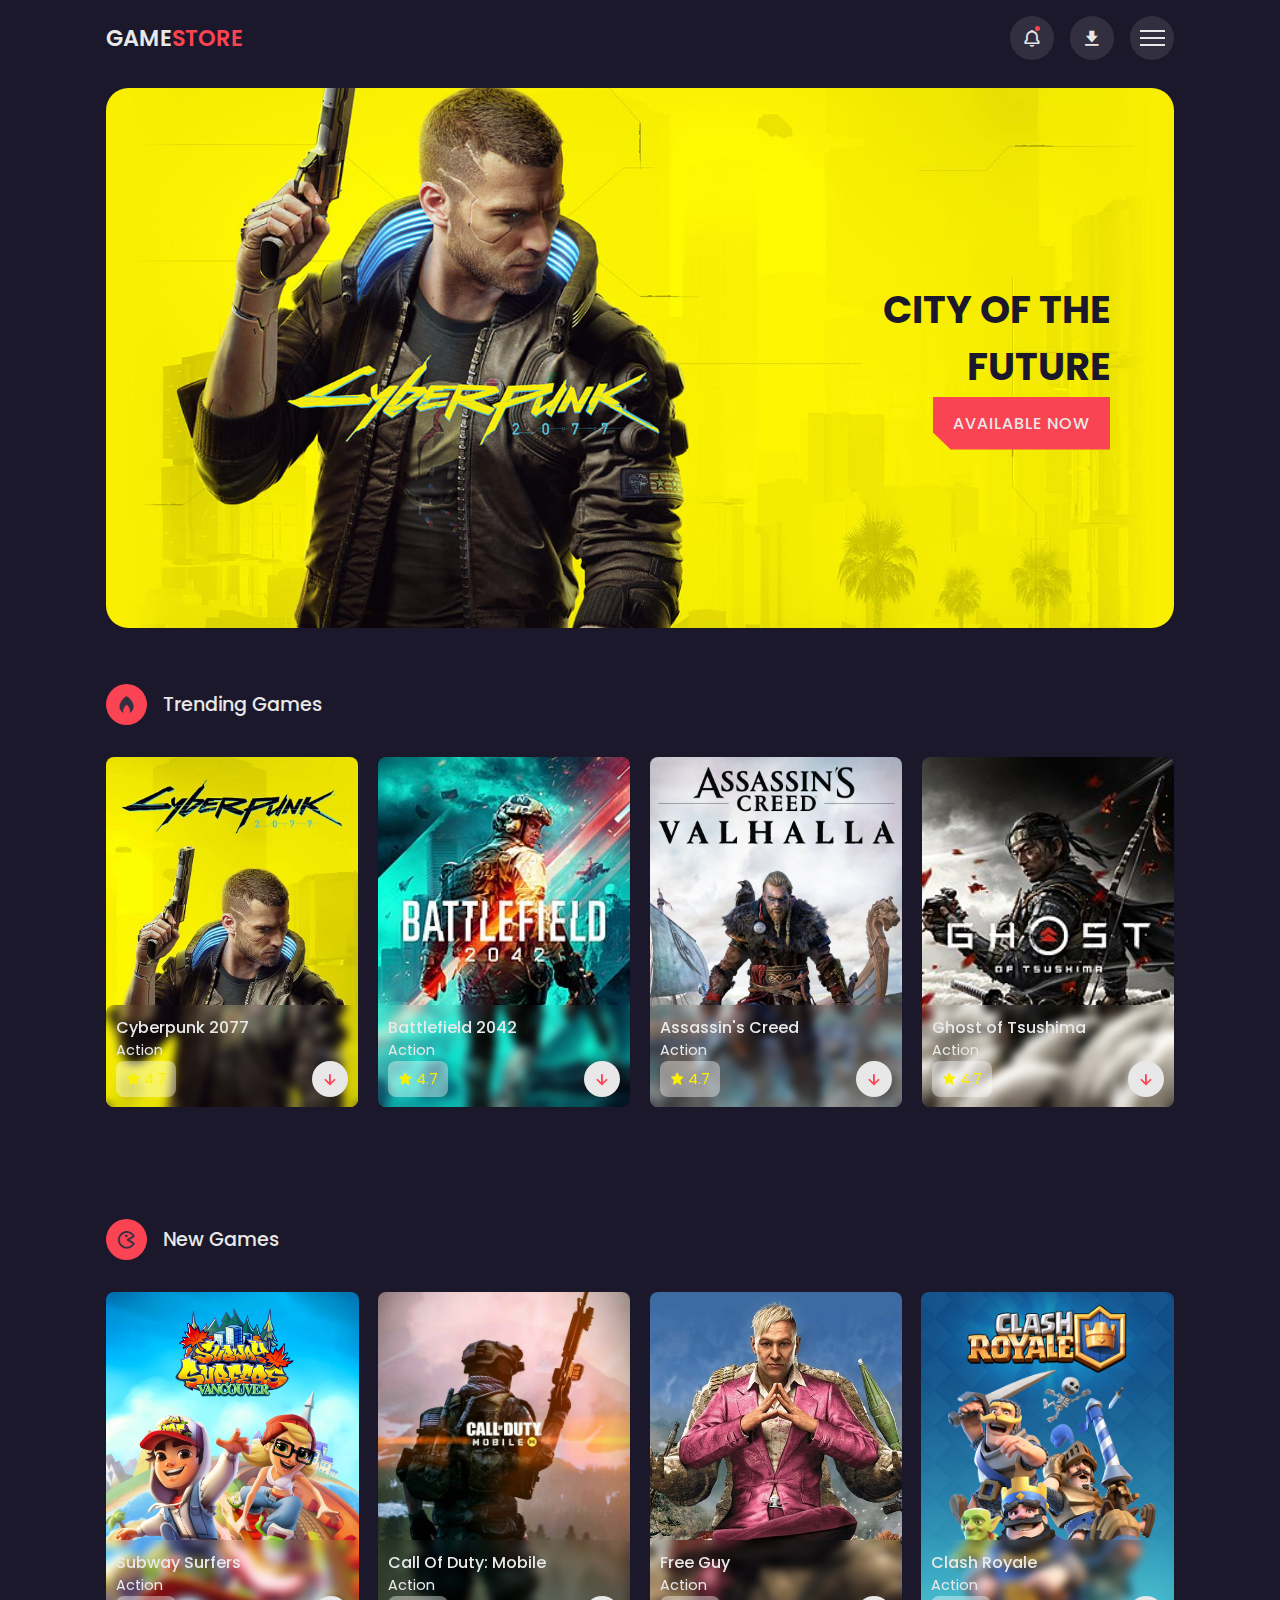
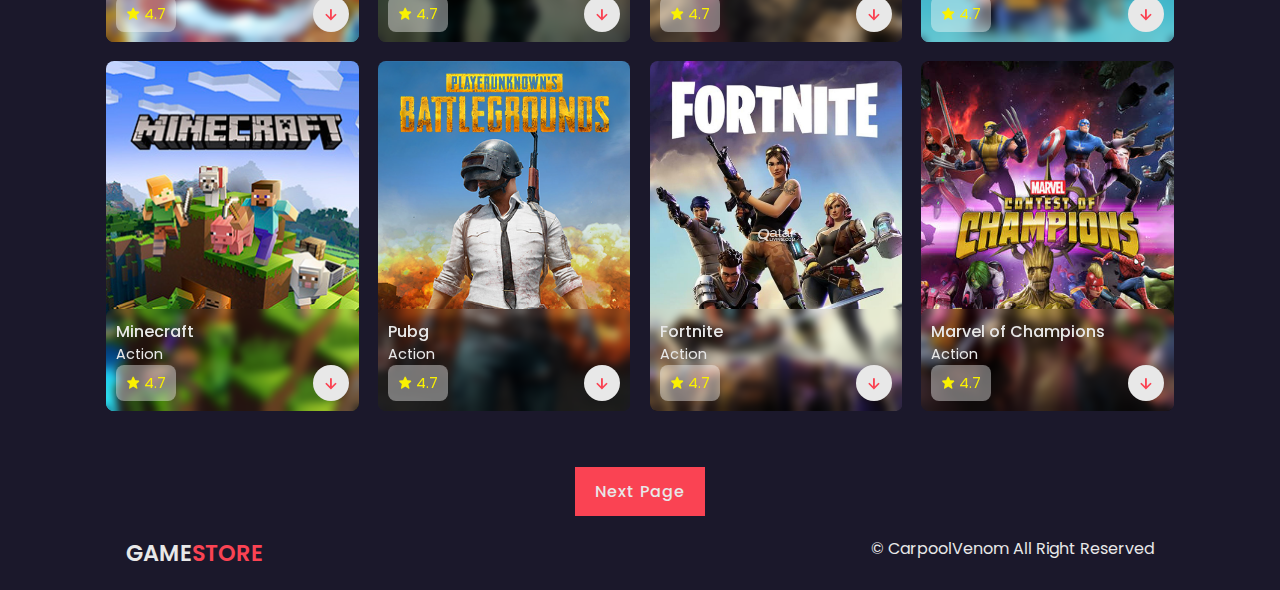
<file: Game_Store_TSİ/index.html>
<!DOCTYPE html>
<html lang="en">
<head>
    <meta charset="UTF-8">
    <meta http-equiv="X-UA-Compatible" content="IE=edge">
    <meta name="viewport" content="width=device-width, initial-scale=1.0">
    <title>Response Game Store</title>
    <!-- Fav Icon -->
    <link rel="shortcut icon" href="gamestore/img/fav.png" type="image/x-icon">
    <!-- Link to css -->
    <link rel="stylesheet" href="style.css">
    <!-- Box İcons -->
    <link href='https://unpkg.com/boxicons@2.1.2/css/boxicons.min.css' rel='stylesheet'>
    <!-- Swipper CSS File Link -->
    <link rel="stylesheet" href="swiper-bundle.min.css">
</head>
<body>
<!-- Custom Scroll Bar -->
<div class="progress">
<div class="progress-bar" id="scroll-bar"></div>
</div>
<!-- Header -->
<header>
<!-- Nav -->
<div class="nav container">
    <!-- logo -->
    <a href="index.html" class="logo">Game<span>Store</span></a>
    <!-- Nav Icons -->
    <div class="nav-icons">
        <i class='bx bx-bell bx-tada' id="bell-icon"><span></span></i>  
        <i class='bx bxs-download'></i>
        <div class="menu-icon">
         <div class="line1"></div>   
         <div class="line2"></div> 
         <div class="line3"></div> 
        </div>
    </div>
    <!-- Menu -->
    <div class="menu">
    <img src="gamestore/img/menu.png">
    <div class="navbar">
    <li><a href="index.html">Home</a></li>
    <li><a href="#trending">Trending</a></li>
    <li><a href="#new">New Games</a></li>
    <li><a href="#action">Action Games</a></li>
    <li><a href="#contact">Contact Us</a></li>
    </div>
    </div>
    <!-- Notification -->
    <div class="notification">
    <div class="notification-box">
        <i class='bx bxs-check-circle'></i>
        <p>Congratulation, Your game download successfully.</p>
    </div>
    <div class="notification-box box-color">
        <i class='bx bxs-x-circle'></i>
        <p>Could not apply changes.</p>
    </div>
    </div>
</div>
</header>
<!-- Home Section Start -->
<section class="home container" id="home">
<img src="gamestore/img/home.png" alt="">   
<div class="home-text">
<h1>CITY OF THE <br>FUTURE</h1>
<a href="#" class="btn">Available Now</a>
</div>
</section>
<!-- Home Section End -->
<!-- Trending Section  Start-->
<section class="trending container" id="trending">
<div class="heading">
    <i class='bx bxs-flame'></i>
    <h2>Trending Games</h2>
</div>
<!-- Content -->
<div class="trending-content swiper">
    <div class="swiper-wrapper">
        <!-- Slide 1 -->
        <div class="swiper-slide">
            <div class="box">
                <img src="gamestore/img/trending1.webp" alt="">
                <div class="box-text">
                <h2>Cyberpunk 2077</h2>
                <h3>Action</h3>
                <div class="rating-download">
                <div class="rating">
                    <i class='bx bxs-star' ></i>
                     <span>4.7</span>
                </div>
                <a href="#" class="box-btn"><i class='bx bx-down-arrow-alt'></i></a>
                </div>
                </div>
            </div>
        </div>
        
         <!-- Slide 2 -->
         <div class="swiper-slide">
            <div class="box">
                <img src="gamestore/img/trending2.jpg" alt="">
                <div class="box-text">
                <h2>Battlefield 2042</h2>
                <h3>Action</h3>
                <div class="rating-download">
                <div class="rating">
                    <i class='bx bxs-star' ></i>
                     <span>4.7</span>
                </div>
                <a href="#" class="box-btn"><i class='bx bx-down-arrow-alt'></i></a>
                </div>
                </div>
            </div>
        </div>
 <!-- Slide 3 -->
 <div class="swiper-slide">
    <div class="box">
        <img src="gamestore/img/trending3.jpg" alt="">
        <div class="box-text">
        <h2>Assassin's Creed</h2>
        <h3>Action</h3>
        <div class="rating-download">
        <div class="rating">
            <i class='bx bxs-star' ></i>
             <span>4.7</span>
        </div>
        <a href="#" class="box-btn"><i class='bx bx-down-arrow-alt'></i></a>
        </div>
        </div>
    </div>
    </div>
 <!-- Slide 4 -->
 <div class="swiper-slide">
    <div class="box">
        <img src="gamestore/img/trending4.jpg" alt="">
        <div class="box-text">
        <h2>Ghost of Tsushima</h2>
        <h3>Action</h3>
        <div class="rating-download">
        <div class="rating">
            <i class='bx bxs-star' ></i>
             <span>4.7</span>
        </div>
        <a href="#" class="box-btn"><i class='bx bx-down-arrow-alt'></i></a>
        </div>
        </div>
    </div>
    </div>
     <!-- Slide 5 -->
     <div class="swiper-slide">
        <div class="box">
            <img src="gamestore/img/trending5.png" alt="">
            <div class="box-text">
            <h2>GTA V</h2>
            <h3>Action</h3>
            <div class="rating-download">
            <div class="rating">
                <i class='bx bxs-star' ></i>
                 <span>4.7</span>
            </div>
            <a href="#" class="box-btn"><i class='bx bx-down-arrow-alt'></i></a>
            </div>
            </div>
        </div>
    </div>
 <!-- Slide 6 -->
 <div class="swiper-slide">
    <div class="box">
        <img src="gamestore/img/trending6.jpg" alt="">
        <div class="box-text">
        <h2>Dying Light 2</h2>
        <h3>Action</h3>
        <div class="rating-download">
        <div class="rating">
            <i class='bx bxs-star' ></i>
             <span>4.7</span>
        </div>
        <a href="#" class="box-btn"><i class='bx bx-down-arrow-alt'></i></a>
        </div>
        </div>
    </div>
</div>
 <!-- Slide 7 -->
<div class="swiper-slide">
    <div class="box">
        <img src="gamestore/img/trending7.png" alt="">
        <div class="box-text">
        <h2>Halo Infinite</h2>
        <h3>Action</h3>
        <div class="rating-download">
        <div class="rating">
            <i class='bx bxs-star' ></i>
             <span>4.7</span>
        </div>
        <a href="#" class="box-btn"><i class='bx bx-down-arrow-alt'></i></a>
        </div>
        </div>
    </div>
</div>
 <!-- Slide 8 -->
 <div class="swiper-slide">
    <div class="box">
        <img src="gamestore/img/trending8.png" alt="">
        <div class="box-text">
        <h2>Resident Evil Village</h2>
        <h3>Action</h3>
        <div class="rating-download">
        <div class="rating">
            <i class='bx bxs-star' ></i>
             <span>4.7</span>
        </div>
        <a href="#" class="box-btn"><i class='bx bx-down-arrow-alt'></i></a>
        </div>
        </div>
    </div>
</div>


</div>
</div>
</section>
<!-- Trending Section  End-->
<!-- New Section  Start-->
<section class="new container" id="new">
    <div class="heading">
        <i class='bx bx-game' ></i>
        <h2>New Games</h2>
    </div>
<!-- Container -->
<div class="new-content">
<!-- Box 1 -->
<div class="box">
    <img src="gamestore/img/new1.jpg" alt="">
    <div class="box-text">
    <h2>Subway Surfers</h2>
    <h3>Action</h3>
    <div class="rating-download">
    <div class="rating">
        <i class='bx bxs-star' ></i>
         <span>4.7</span>
    </div>
    <a href="download.html" class="box-btn"><i class='bx bx-down-arrow-alt'></i></a>
    </div>
    </div>
</div>
<!-- Box 2 -->
<div class="box">
    <img src="gamestore/img/new2.jpg" alt="">
    <div class="box-text">
    <h2>Call Of Duty: Mobile</h2>
    <h3>Action</h3>
    <div class="rating-download">
    <div class="rating">
        <i class='bx bxs-star' ></i>
         <span>4.7</span>
    </div>
    <a href="#" class="box-btn"><i class='bx bx-down-arrow-alt'></i></a>
    </div>
    </div>
</div>
<!-- Box 3 -->
<div class="box">
    <img src="gamestore/img/Farcry4.jpg" alt="">
    <div class="box-text">
    <h2>Free Guy</h2>
    <h3>Action</h3>
    <div class="rating-download">
    <div class="rating">
        <i class='bx bxs-star' ></i>
         <span>4.7</span>
    </div>
    <a href="#" class="box-btn"><i class='bx bx-down-arrow-alt'></i></a>
    </div>
    </div>
</div>
<!-- Box 4 -->
<div class="box">
    <img src="gamestore/img/new4.jpg" alt="">
    <div class="box-text">
    <h2>Clash Royale</h2>
    <h3>Action</h3>
    <div class="rating-download">
    <div class="rating">
        <i class='bx bxs-star' ></i>
         <span>4.7</span>
    </div>
    <a href="#" class="box-btn"><i class='bx bx-down-arrow-alt'></i></a>
    </div>
    </div>
</div>
<!-- Box 5 -->
<div class="box">
    <img src="gamestore/img/new5.png" alt="">
    <div class="box-text">
    <h2>Minecraft</h2>
    <h3>Action</h3>
    <div class="rating-download">
    <div class="rating">
        <i class='bx bxs-star' ></i>
         <span>4.7</span>
    </div>
    <a href="#" class="box-btn"><i class='bx bx-down-arrow-alt'></i></a>
    </div>
    </div>
</div>
<!-- Box 6 -->
<div class="box">
    <img src="gamestore/img/new6.png" alt="">
    <div class="box-text">
    <h2>Pubg</h2>
    <h3>Action</h3>
    <div class="rating-download">
    <div class="rating">
        <i class='bx bxs-star' ></i>
         <span>4.7</span>
    </div>
    <a href="#" class="box-btn"><i class='bx bx-down-arrow-alt'></i></a>
    </div>
    </div>
</div>
<!-- Box 7 -->
<div class="box">
    <img src="gamestore/img/new7.png" alt="">
    <div class="box-text">
    <h2>Fortnite</h2>
    <h3>Action</h3>
    <div class="rating-download">
    <div class="rating">
        <i class='bx bxs-star' ></i>
         <span>4.7</span>
    </div>
    <a href="#" class="box-btn"><i class='bx bx-down-arrow-alt'></i></a>
    </div>
    </div>
</div>

<!-- Box 8 -->
<div class="box">
    <img src="gamestore/img/new8.jpg" alt="">
    <div class="box-text">
    <h2>Marvel of Champions</h2>
    <h3>Action</h3>
    <div class="rating-download">
    <div class="rating">
        <i class='bx bxs-star' ></i>
         <span>4.7</span>
    </div>
    <a href="#" class="box-btn"><i class='bx bx-down-arrow-alt'></i></a>
    </div>
    </div>
</div>
</section>
<!-- New Section  End-->
<div class="next-page">
    <a href="#">Next Page</a>
</div>
<!-- Copyright -->
<div class="copyright container">
<a href="#" class="logo">Game<span>Store</span></a>
<p>&#169; CarpoolVenom All Right Reserved</p>
</div>













<!-- Link Swipped File -->
<script src="swiper-bundle.min.js"></script>
<!-- link to js -->  
<script src="main.js"></script>
</body>
</html>
</file>
<file: Game_Store_TSİ/style.css>
/* Google Fonts */
@import url('https://fonts.googleapis.com/css2?family=Poppins:wght@400;600;700&display=swap');
*{
font-family: 'Poppins', sans-serif;  
margin: 0;
padding: 0;
scroll-behavior: smooth; 
box-sizing: border-box;
list-style: none;
text-decoration: none;
scroll-padding-top: 2rem;
}
/* Variables */
:root{
      --main-color:#fa4353;  
    /* Second Color Choice */
    /* --main-color: #0d81ec; */
    --dark-color:#1b182b;
    --light-color:#322f40;
    --text-color:#e8e8e8;
   
}
::selection{
    color: var(--text-color);
    background: var(--main-color);
}
img{
    width: 100%;
}
body{
color:var(--text-color);
background: var(--dark-color); 
}
.container{
max-width: 1068px;   
margin: auto;
width: 100%;
}
header{
position: fixed;
top: 0;
left: 0;
width: 100%;
background: var(--dark-color);
z-index: 100;
}
/* Nav */
.nav{
display: flex;  
align-items: center;
justify-content: center;
padding: 16px 0;
}
/* Logo */
.logo{
font-size: 1.4rem; 
font-weight: 600;
color: var(--text-color);
text-transform: uppercase;
margin: 0 auto 0 0;
}
.logo span{
color: var(--main-color);
}
/* Nav Icons */
.nav-icons{
display:flex ;
align-items: center;
column-gap: 1rem;
}
.nav-icons .bx{
font-size: 20px; 
height: 44px;
width: 44px;
display: grid;
place-items: center;
color: var(--text-color);
background: var(--light-color);
border-radius: 50%;
cursor: pointer;
}
#bell-icon{
position: relative;  
}
#bell-icon span{
content: "";
width: 5px;
height: 5px;
border-radius: 50%;
background: var(--main-color);
position: absolute;
top: 10px;
right: 14px;
}
/* Menu icon */
.menu-icon{
display: flex;
flex-direction: column;
align-items: center;
justify-content: center;
row-gap: 5px;
height: 44px;
width: 44px;
border-radius: 50%;
background: var(--light-color);
cursor: pointer;
z-index: 200;
transition: 0.3sn;
}
.menu-icon div{
display: block;
background: var(--text-color);
height: 2px;
width: 25px;
transition: 0.3sn;
}
.move .line1{
transform: rotate(-45deg) translate(-5px, 5px);
}
.move .line2{
opacity: 0;
}
.move .line3{
    transform: rotate(45deg) translate(-5px, -5px);
}
/* Menu */
.menu{
position: fixed;
left: 0;
top: 0;
width: 100%;
height: 100vh;
background: rgb(0, 0, 14, 0.9);
z-index: 106;
display: flex;
align-items: center;
justify-content: space-between;
transition: 0.5s;
clip-path: circle(0% at 100% 0%);
}
.menu.active{
clip-path: circle(144% at 100% 0%);  
}
.menu img{
width: 700px;
}
.navbar{
display: grid;
row-gap: 1rem;
text-align: right;
padding-right: 2rem;
}
.navbar a{
font-size: 1.6rem;
color: var(--text-color);
font-weight: 500;
transition: 0.2s;
}
.navbar a:hover{
border-bottom: 4px solid var(--main-color);
font-size: 1.8rem;
}
/* Notification */
.notification{
position: absolute;
top: 110%;
right: 5rem;
background: var(--light-color);
width: 300px;
height: 350px;
border-radius: 0.5rem;
padding: 10px;
display: flex;
flex-direction:column;
row-gap: 1rem;
clip-path: circle(0% at 100% 0%);
}
.notification.active{
clip-path: circle(144% at 100% 0%);
transition: 0.3s;  
}
.notification-box{
display: flex;
align-items: baseline;
column-gap: 1rem;
border-radius: 0.5rem;
background: var(--dark-color);
padding: 10px;
}
.notification-box .bx{
color:#faf102;
}
.box-color{
background: hsl(0,0,100%, 0.4);
}
.box-color .bx{
color: var(--main-color);
}
/* Home */
.home{
position: relative; 
min-height: 540px;
display: flex;
align-items: center;
justify-content: flex-end;
margin-top: 5rem;
}
.home img{
position: absolute;
width: 100%;
height: 100%;
object-fit: cover;
border-radius: 1.4rem;
z-index: -1;
}
.home-text{
padding-right: 4rem;
text-align: right;
}
.home-text h1{
font-size: 2.4rem;
text-transform: uppercase;
color: var(--dark-color);
margin-bottom: 1rem;
}
.btn{
background: var(--main-color);
padding: 15px 20px;
color: var(--text-color);
text-transform: uppercase;
font-size: 1rem;
letter-spacing: 1px;
font-weight: 500;
clip-path: polygon(0 0, 100% 0%, 100% 100%, 10% 100%, 0% 68%);
}
.btn:hover{
background-color: var(--light-color);
transition: 0.3s all linear;
}
section{
padding : 4rem 0 3rem;
}
/* Heading */
.heading{
display: flex;
align-items:center;
column-gap: 1rem;
margin-bottom: 2rem;
}
.heading .bx{
font-size: 21px;
color: var(--light-color);
background: var(--main-color);
padding: 10px;
border-radius: 5rem;
}
.heading h2{
font-size: 1.2rem;
font-weight: 500;
}
.box{
position: relative;
width: 100%;
height: 350px;
border-radius: 0.5rem;
}
.box img{
width: 100%;
height: 100%;
object-fit: cover;
border-radius: 0.5rem;
}
.box .box-text{
position: absolute;
right: 0;
left: 0;
bottom: 0;
padding: 10px;
background: hsl(227, 14%, 20%, 0,8);
backdrop-filter:blur(4px) ;
border-radius: 0.5rem;
}
.box .box-text h2{
font-size: 1rem;
font-weight: 500;
}
.box .box-text h3{
font-size: 0.9rem;
font-weight: 400;
margin-bottom: 0,8rem;
}
.rating-download{
display: flex;
justify-content: space-between;
}
.rating{
    display: flex;
    align-items: center;
    column-gap: 4px;
    background: #ffffff66;
    padding: 4px 10px;
    border-radius: 0.5rem;
}
.rating .bx{
color: #faf102;
font-size: 0.9rem;
} 
.rating span{
color: #faf102;
font-size: 0.9rem;
} 
.box-btn .bx{
padding: 8px;
background: var(--text-color);
border-radius: 5rem;
color: var(--main-color);
font-weight: 400;
font-size: 20px;
}
.box-btn .bx:hover{
background: var(--dark-color);
}
/* New */
.new-content{
display: grid;
grid-template-columns: repeat(auto-fit, minmax(240px, auto));
gap: 1.2rem;
}
.next-page{
width: 100%;
display: flex;
justify-content: center;
align-items: center;
margin-top: 0.5rem;
}
.next-page a{
background: var(--main-color);
padding: 12px 20px;
color: var(--text-color);
letter-spacing: 1px;
font-weight: 500;
}
.next-page a:hover{
background: var(--light-color);
transition: 0.3s all linear;
}
.copyright{
display: flex;
justify-content: space-between;
padding: 20px;
}
.copyright p{
font-size:0.9 rem ;
color: var(--text-color);
}
/* Download Page Css */
.video-container video{
width: 100%;
aspect-ratio: 16/9;
}
.video-container{
margin-top: 80px;
}
.about{
margin-top: 2rem;
}
.about h2{
display: inline-flex;
font-size: 1.4rem;
font-weight: 500;
border-bottom:4px solid #fa4353;
}
.about p{
font-size: 0.938rem;
margin-top: 1rem;
text-align: justify;
}
.screenshots h2{
display: inline-flex;
font-size: 1.4rem;
font-weight: 500;
border-bottom:4px solid #fa4353;
margin: 1.6rem 0;
}
.screenshots-content{
display: grid;
grid-template-columns: repeat(auto-fit, minmax(250px,auto));
gap: 10px;
justify-content: center;
max-width: 800px;
margin: auto;
width: 100%;
}
.screenshots-content img{
width: 100%;
height: 440px;
object-fit: cover;
}
.download{
max-width: 800px;
margin: auto;
width: 100%;
display: grid;
justify-content: center;
margin-top: 2rem;
}
.download h2{
text-align: center;
font-size: 1.4rem;
font-weight: 500;
margin: 1.6rem 0;
}
.download-links{
display: grid;
grid-template-columns: repeat(3, 1fr);
gap: 10px;
margin-bottom: 2rem;
}
.download-links a{
text-align: center;
background: var(--main-color);
padding: 12px 20px;
color: var(--text-color);
letter-spacing: 1px;
font-weight: 500;
}
.download-links a:hover{
background: var(--light-color);
transition: 0.3s all linear;
}
/* Display Block for Deafault Scroll Bar */
html::-webkit-scrollbar{
display: none;
}
/* Custom Scroll Bar */
.progress{
position: fixed;
top: 0;
left: 0;
width: 100%;
height: 4px;
z-index: 300;
}
.progress-bar{
height: 4px;
background: var(--main-color);
width: 0%;
}
/* Making Responsive / Breakpoints */
@media (max-width: 1080px){
.container{
margin: 0 auto;
width: 90%;
}
.nav {
padding: 10px 0;
}
.notification{
right: 4rem;
}
.menu img {
width: 500px;
}
section {
padding: 3rem 0 2rem;
}
.home {
min-height: 440px;
margin-top: 4rem !important;
}
.home img {
border-radius: 1rem;
}
.new-content {
    grid-template-columns: repeat(auto-fit, minmax(200px, auto));
}
.video-container {
margin-top: 80px !important;
}
}
/* For Medium Decices */
@media (max-width: 774px)
{
.notification {
right: 1rem;
}
.menu img {
    width: 400px;
}
.home {
min-height: 300px;
}
.home-text h1 {
font-size: 2rem;
}

.btn {
    padding: 12px 17px;
}
.screenshots-content{
grid-template-columns: repeat(auto-fit, minmax(200px,300px)) !important;}
}

@media (max-width: 560px)
{
.menu img {
display: none;
}
.menu {
justify-content: flex-end;
}
.nav {
padding: 8px 0;
}
.nav-icons .bx {
height: 40px;
width: 40px;
}
.menu-icon {
height: 40px;
width: 40px;
}
.home {
min-height: 240px;
}
.home-text {
padding-right: 1rem;
}
.p{
font-size: 0.875rem;
}
.download-links {
grid-template-columns: 1fr;
}
.logo{
font-size: 1.2rem;
}
}
/* For small Devices */
@media(max-width:360px)
{
.logo {
font-size: 1.2rem;
}
.navbar a {
font-size: 1.3rem !important;
}
.navbar a :hover{
font-size: 1.3rem;
}
.notification{
width: 270px;
}
.home{
min-height: 214px;
}
.heading .bx{
padding: 8px;
}
}
</file>
